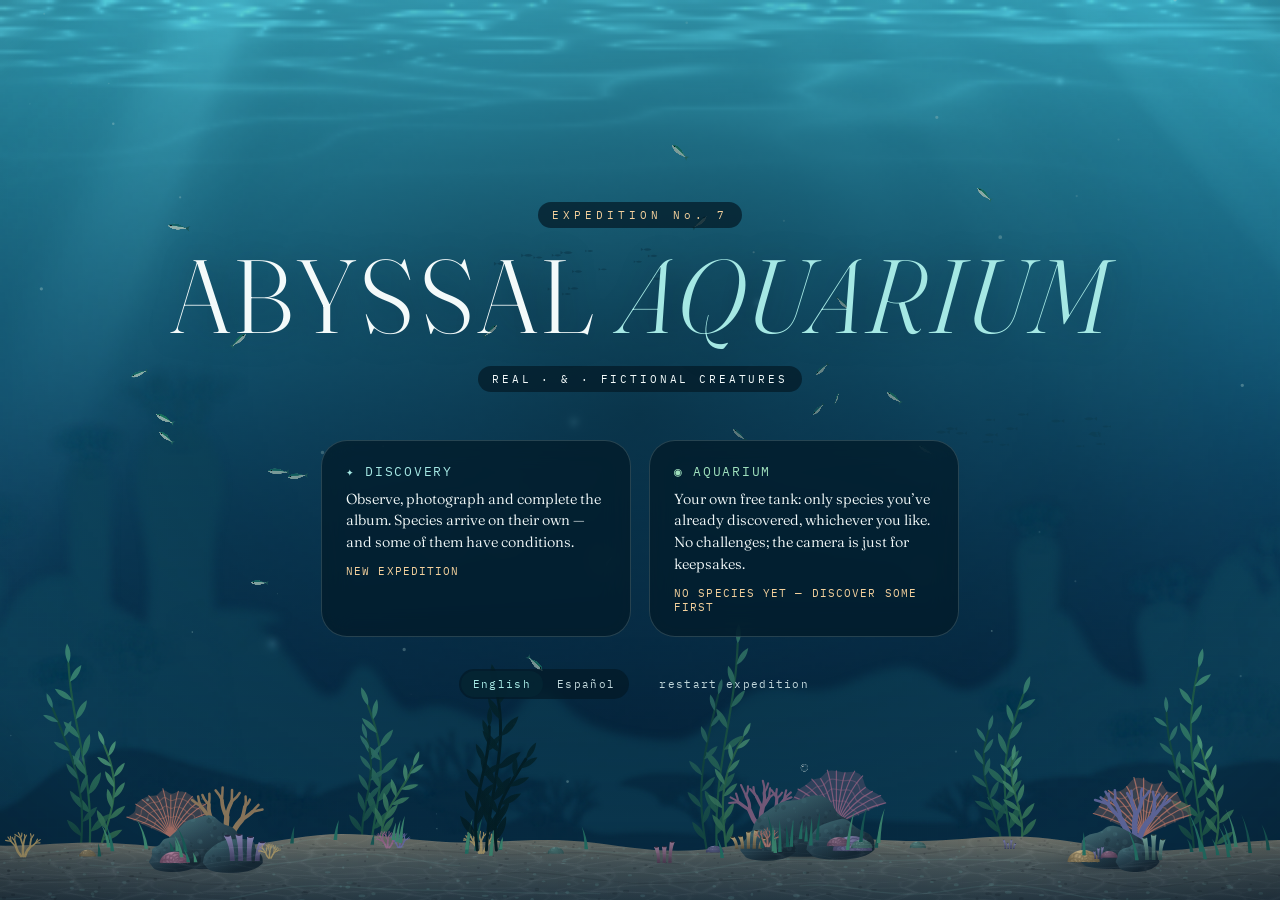
<file: index.html>
<!DOCTYPE html>
<html lang="en">
<head>
<meta charset="UTF-8">
<meta name="viewport" content="width=device-width, initial-scale=1.0, user-scalable=no">
<title>Abyssal Aquarium — real & fictional creatures</title>
<meta name="description" content="A quiet deep-sea aquarium. Watch, photograph and collect 44 real and fictional creatures across five ecosystems. No score, no timer, nothing to lose.">
<meta name="theme-color" content="#0b2a3a">
<!-- vista previa al compartir el enlace (Open Graph); en inglés, la versión que se publica -->
<meta property="og:type" content="website">
<meta property="og:site_name" content="Abyssal Aquarium">
<meta property="og:title" content="Abyssal Aquarium">
<meta property="og:description" content="A quiet deep-sea aquarium. Watch, photograph and collect 44 real and fictional creatures across five ecosystems.">
<meta property="og:url" content="https://gseli.github.io/abyssal-aquarium/">
<meta property="og:image" content="https://gseli.github.io/abyssal-aquarium/preview.jpg">
<meta property="og:image:width" content="1200">
<meta property="og:image:height" content="630">
<meta property="og:image:alt" content="The title Abyssal Aquarium over a sunlit reef with sharks, jellyfish, eels and a diver.">
<meta name="twitter:card" content="summary_large_image">
<link rel="icon" href="data:image/svg+xml,<svg xmlns=%22http://www.w3.org/2000/svg%22 viewBox=%220 0 100 100%22><text y=%22.9em%22 font-size=%2290%22>🦈</text></svg>">
<link rel="preconnect" href="https://fonts.googleapis.com">
<link rel="preconnect" href="https://fonts.gstatic.com" crossorigin>
<link href="https://fonts.googleapis.com/css2?family=Fraunces:ital,opsz,wght@0,9..144,300..900;1,9..144,300..900&family=IBM+Plex+Mono:wght@400;500;600&display=swap" rel="stylesheet">
<link rel="stylesheet" href="style.css?v=14">
</head>
<body>

<canvas id="sea"></canvas>

<!-- pantalla de inicio -->
<div id="start">
  <div class="start-inner">
    <p class="start-over">EXPEDITION No.&nbsp;7</p>
    <h1 class="start-title">ABYSSAL <em>AQUARIUM</em></h1>
    <p class="start-sub">REAL&nbsp;·&nbsp;&amp;&nbsp;·&nbsp;FICTIONAL CREATURES</p>
    <div class="modes">
      <button class="mode-card" data-mode="descubrimiento">
        <span class="mc-name">✦&nbsp;DISCOVERY</span>
        <span class="mc-desc">Observe, photograph and complete the album. Species arrive on their own — and some of them have conditions.</span>
        <span class="mc-status" id="mcDesc">—</span>
      </button>
      <button class="mode-card" data-mode="acuario">
        <span class="mc-name">◉&nbsp;AQUARIUM</span>
        <span class="mc-desc">Your own free tank: only species you’ve already discovered, whichever you like. No challenges; the camera is just for keepsakes.</span>
        <span class="mc-status" id="mcAcua">—</span>
      </button>
    </div>
    <div class="start-foot">
      <div class="idiomas" role="group" aria-label="Language">
        <button data-idioma="en" lang="en">English</button>
        <button data-idioma="es" lang="es">Español</button>
      </div>
      <button id="resetBtn">restart expedition</button>
    </div>
  </div>
</div>

<!-- HUD superior -->
<header class="hud">
  <div class="hud-left">
    <button id="homeBtn" aria-label="Back to the start screen" title="Home"><i>⌂</i><span>HOME</span></button>
    <button id="menuBtn" aria-label="Open logbook" title="Logbook"><i>☰</i><span>LOGBOOK</span></button>
    <button id="albumBtn" aria-label="Open album" title="Album"><i>✦</i><span>ALBUM</span><span id="albumProgress">0/44</span></button>
    <button id="cameraBtn" aria-label="Camera mode" title="Camera (C)"><i>◉</i><span>CAMERA</span><kbd>C</kbd></button>
    <button id="soundBtn" aria-label="Mute sound" title="Sound"><i>♪</i><span>SOUND</span></button>
  </div>
  <div class="title-block">
    <h1>ABYSSAL <em>AQUARIUM</em></h1>
    <p class="subtitle">REAL&nbsp;·&nbsp;&amp;&nbsp;·&nbsp;FICTIONAL CREATURES</p>
  </div>
  <div class="hud-right">
    <div class="depth-block">
      <span class="depth-label">DEPTH</span>
      <span id="depth">−38.0 m</span>
    </div>
    <div class="biome-block">
      <button id="biomePrev" aria-label="Rise to the previous ecosystem">◂</button>
      <span id="biomeName">THE REEF</span>
      <button id="biomeNext" aria-label="Descend to the next ecosystem">▸</button>
    </div>
  </div>
</header>

<!-- transición entre biomas -->
<div id="descend">
  <span id="descendDir">DESCENDING</span>
  <b id="descendName">—</b>
</div>

<!-- modo cámara -->
<div id="viewfinder" hidden>
  <span class="vf-corner tl"></span><span class="vf-corner tr"></span>
  <span class="vf-corner bl"></span><span class="vf-corner br"></span>
  <span class="vf-label">REC&nbsp;·&nbsp;EXPEDITION No.&nbsp;7</span>
</div>
<div id="flash" hidden></div>

<!-- avisos -->
<div id="toasts"></div>

<!-- álbum de expedición -->
<div id="album" hidden>
  <div class="album-head">
    <h2>Expedition album</h2>
    <div class="album-tabs" role="tablist">
      <button class="album-tab" id="tabEspecies" role="tab" aria-selected="true" aria-controls="albumGrid">SPECIES</button>
      <button class="album-tab" id="tabMomentos" role="tab" aria-selected="false" aria-controls="momentosGrid">MOMENTS <span id="momentosProgress">0/10</span></button>
    </div>
    <span id="albumCount"></span>
    <button id="albumClose" aria-label="Close album">×</button>
  </div>
  <div class="album-body">
    <div id="albumGrid"></div>
    <div id="albumDetail" class="empty"><p class="album-hint">Pick an entry from the album.</p></div>
    <div id="momentosGrid" role="tabpanel" hidden></div>
  </div>
</div>

<!-- panel bitácora -->
<aside id="panel" aria-hidden="true">
  <div class="panel-head">
    <h2>Expedition logbook</h2>
    <button id="panelClose" aria-label="Close panel">×</button>
  </div>
  <div id="panelBody"><!-- generado por JS --></div>
  <div class="panel-foot">
    <span id="pop">—</span>
    <span class="ver">EXPEDITION No.&nbsp;7 · v0.9</span>
  </div>
</aside>

<!-- ficha de criatura (globo de diálogo) -->
<div id="card" hidden>
  <div class="card-head">
    <span id="cardBadge" class="badge">REAL</span>
    <span class="card-actions">
      <button id="cardFollow" aria-label="Follow the creature">◉&nbsp;FOLLOW</button>
      <button id="cardClose" aria-label="Close card">×</button>
    </span>
  </div>
  <h2 id="cardName">—</h2>
  <p id="cardSci" class="sci">—</p>
  <p id="cardFact" class="fact">—</p>
  <div class="stats">
    <div><label>SIZE</label><span id="statTam">—</span></div>
    <div><label>DEPTH</label><span id="statProf">—</span></div>
    <div><label>DIET</label><span id="statDieta">—</span></div>
  </div>
</div>

<!-- selector de cebo -->
<div id="baitDock">
  <span class="bait-title">BAIT</span>
  <button class="bait" data-bait="plancton"><i>✺</i>PLANKTON<kbd>1</kbd></button>
  <button class="bait" data-bait="pellet"><i>●</i>PELLETS<kbd>2</kbd></button>
  <button class="bait" data-bait="carnada"><i>◆</i>CHUM<kbd>3</kbd></button>
  <button class="bait" data-bait="luz"><i>✦</i>LIGHT<kbd>4</kbd></button>
</div>

<!-- etiqueta de seguimiento -->
<div id="followTag" hidden>◉&nbsp;FOLLOWING: <b id="followName">—</b>&nbsp;·&nbsp;ESC or double-click to let go</div>

<!-- pista inicial (la escribe applyMode) -->
<div id="hint"></div>

<noscript><p class="noscript">This aquarium needs JavaScript to fill up with water.</p></noscript>

<script src="save.js?v=14"></script>
<script src="ingles.js?v=14"></script>
<script src="idioma.js?v=14"></script>
<script src="luz.js?v=14"></script>
<script src="dibujo.js?v=14"></script>
<script src="pintores.js?v=14"></script>
<script src="creatures.js?v=14"></script>
<script src="biomes.js?v=14"></script>
<script src="audio.js?v=14"></script>
<script src="momentos.js?v=14"></script>
<script src="album.js?v=14"></script>
<script src="agua.js?v=14"></script>
<script src="entorno.js?v=14"></script>
<script src="aquarium.js?v=14"></script>
</body>
</html>
</file>
<file: style.css>
/* ============================================================
   ACUARIO ABISAL — hoja de estilos
   Estética: cuaderno de observación, apoyado sobre el agua.
   La interfaz se aparta; el mar es lo que se mira.
   Fraunces (lo que se lee) + IBM Plex Mono (lo instrumental).
   Ningún texto baja de 11 px.
   ============================================================ */

:root {
  --abyss:    #03131f;
  --ink:      #f3fafa;
  --ink-dim:  #c0d6da;
  --cyan:     #a5e8e4;
  --teal:     #9fe0bd;
  --magenta:  #f4b6d8;
  --amber:    #f3d09c;
  --coral:    #f6aaa0;
  --line:     rgba(214, 244, 242, 0.17);
  --line-hi:  rgba(214, 244, 242, 0.5);
  --glass:    rgba(3, 25, 38, 0.72);
  --glass-hi: rgba(170, 230, 226, 0.13);
  --mono:     "IBM Plex Mono", ui-monospace, monospace;
  --display:  "Fraunces", Georgia, serif;
  --calma:    cubic-bezier(0.22, 0.7, 0.25, 1);
  --borde:    clamp(10px, 1.6vw, 22px);
}

* { margin: 0; padding: 0; box-sizing: border-box; }
[hidden] { display: none !important; }

html, body {
  height: 100%;
  overflow: hidden;
  background: var(--abyss);
  color: var(--ink);
  font-family: var(--mono);
}

button {
  font: inherit;
  color: inherit;
  background: none;
  border: 0;
  cursor: pointer;
  -webkit-tap-highlight-color: transparent;
}
button:focus-visible,
.switch input:focus-visible + .track {
  outline: 2px solid var(--cyan);
  outline-offset: 3px;
}

/* ---------- lienzo ---------- */
#sea {
  position: fixed;
  inset: 0;
  display: block;
  touch-action: manipulation;
  cursor: url('data:image/svg+xml;utf8,<svg xmlns="http://www.w3.org/2000/svg" width="26" height="26"><circle cx="13" cy="13" r="8.5" fill="none" stroke="%23eafffb" stroke-width="1" opacity="0.75"/><circle cx="13" cy="13" r="1.6" fill="%23eafffb"/></svg>') 13 13, crosshair;
}

/* ---------- vidrio: la superficie de todo lo que flota ---------- */
.hud-left, .hud-right, #baitDock, #card, #followTag, #hint, .toast, .mode-card {
  background: var(--glass);
  border: 1px solid var(--line);
  backdrop-filter: blur(14px) saturate(1.15);
}

/* ---------- HUD: una sola línea ---------- */
.hud {
  position: fixed;
  top: 0; left: 0; right: 0;
  display: flex;
  align-items: flex-start;
  justify-content: space-between;
  gap: 8px;
  padding: var(--borde);
  z-index: 10;
  pointer-events: none;
  transition: opacity 0.9s var(--calma);
}
.hud-left, .hud-right {
  display: flex;
  align-items: center;
  border-radius: 24px;
  padding: 4px;
  pointer-events: auto;
}
.hud-left { gap: 2px; }
.hud-left button {
  display: flex;
  align-items: center;
  gap: 8px;
  height: 36px;
  min-width: 36px;
  padding: 0 13px;
  justify-content: center;
  border-radius: 18px;
  font-size: 11px;
  letter-spacing: 0.1em;
  white-space: nowrap;
  color: var(--ink);
  transition: background 0.5s var(--calma), color 0.5s var(--calma);
}
.hud-left button:hover { background: var(--glass-hi); }
.hud-left i { font-style: normal; font-size: 14px; color: var(--cyan); }
#albumProgress { color: var(--amber); font-variant-numeric: tabular-nums; }
#cameraBtn kbd { color: var(--ink-dim); font: inherit; }
body.camera #cameraBtn { background: var(--cyan); color: var(--abyss); }
body.camera #cameraBtn i, body.camera #cameraBtn kbd { color: inherit; }
#soundBtn.off, #soundBtn.off i { color: var(--ink-dim); }
#soundBtn.off i { text-decoration: line-through; }

/* el título vive en la pantalla de inicio; aquí solo queda el modo, en pantallas anchas */
.title-block {
  position: absolute;
  top: calc(var(--borde) + 16px);
  left: 50%;
  transform: translateX(-50%);
  display: none;
  user-select: none;
}
.title-block h1 { display: none; }
.subtitle {
  font-size: 11px;
  letter-spacing: 0.2em;
  white-space: nowrap;
  color: var(--ink);
  text-shadow: 0 1px 8px rgba(2, 24, 36, 0.8);
}
@media (min-width: 1500px) { .title-block { display: block; } }

.depth-block {
  display: flex;
  align-items: baseline;
  padding: 0 14px;
  user-select: none;
}
.depth-label { display: none; }
#depth {
  font-size: 12px;
  color: var(--cyan);
  white-space: nowrap;
  font-variant-numeric: tabular-nums;
}
.biome-block {
  display: flex;
  align-items: center;
  border-left: 1px solid var(--line);
  padding-left: 5px;
}
.biome-block span {
  min-width: 176px;
  padding: 0 6px;
  text-align: center;
  font-size: 11px;
  letter-spacing: 0.12em;
  white-space: nowrap;
  color: var(--amber);
}
.biome-block button {
  width: 36px; height: 36px;
  flex-shrink: 0;
  border-radius: 50%;
  transition: background 0.5s var(--calma);
}
.biome-block button:hover:not(:disabled) { background: var(--glass-hi); }
.biome-block button:disabled { opacity: 0.3; cursor: default; }
.biome-block button.cerrado { opacity: 0.5; }

/* ---------- transición entre biomas ---------- */
#descend {
  position: fixed;
  inset: 0;
  z-index: 46;
  display: flex;
  flex-direction: column;
  align-items: center;
  justify-content: center;
  gap: 14px;
  background: linear-gradient(#06293a, #010a12);
  opacity: 0;
  pointer-events: none;
  transition: opacity 0.9s ease-in-out;
}
#descend.on { opacity: 1; pointer-events: auto; }
#descend span {
  font-size: 11px;
  letter-spacing: 0.4em;
  color: var(--ink-dim);
}
#descend b {
  font-family: var(--display);
  font-style: italic;
  font-weight: 330;
  font-size: clamp(28px, 5vw, 48px);
  text-align: center;
}

/* ---------- panel bitácora ---------- */
#panel {
  position: fixed;
  top: 0; left: 0; bottom: 0;
  width: min(350px, 88vw);
  z-index: 20;
  display: flex;
  flex-direction: column;
  background: rgba(3, 24, 37, 0.84);
  border-right: 1px solid var(--line);
  border-radius: 0 28px 28px 0;
  backdrop-filter: blur(20px);
  transform: translateX(-105%);
  visibility: hidden;
  transition: transform 0.8s var(--calma), visibility 0.8s;
}
#panel.open { transform: translateX(0); visibility: visible; }

.panel-head {
  display: flex;
  align-items: center;
  justify-content: space-between;
  padding: 26px 22px 14px 26px;
}
.panel-head h2 {
  font-family: var(--display);
  font-style: italic;
  font-weight: 350;
  font-size: 24px;
}
#panelClose, #cardClose, #albumClose {
  width: 34px; height: 34px;
  flex-shrink: 0;
  border-radius: 50%;
  font-size: 20px;
  line-height: 1;
  color: var(--ink-dim);
  transition: color 0.4s, background 0.4s;
}
#panelClose:hover, #cardClose:hover, #albumClose:hover { color: var(--ink); background: var(--glass-hi); }

#panelBody, #albumGrid, #momentosGrid, #albumDetail {
  overflow-y: auto;
  scrollbar-width: thin;
  scrollbar-color: rgba(165, 232, 228, 0.3) transparent;
}
#panelBody { flex: 1; padding: 0 26px 20px; }

.group-title {
  margin: 22px 0 8px;
  display: flex;
  align-items: center;
  gap: 10px;
  font-size: 11px;
  letter-spacing: 0.18em;
}
.group-title::after {
  content: "";
  flex: 1;
  height: 1px;
  background: var(--line);
}
.group-title.reales     { color: var(--teal); }
.group-title.ficticios  { color: var(--magenta); }
.group-title.expedicion { color: var(--amber); }
.group-title.ambiente   { color: var(--ink-dim); }

.row {
  display: flex;
  align-items: center;
  gap: 11px;
  padding: 6px 0;
}
.row .dot {
  width: 8px; height: 8px;
  flex-shrink: 0;
  border-radius: 50%;
  background: var(--c, #888);
  box-shadow: 0 0 9px var(--c, transparent);
}
.row .name { flex: 1; font-family: var(--display); font-weight: 350; font-size: 15px; }
.row.unknown .name { font-style: italic; color: var(--ink-dim); letter-spacing: 0.3em; }
.row.unknown .dot { background: #456473; box-shadow: none; }
.ctr { display: flex; align-items: center; gap: 4px; }
.ctr button {
  width: 28px; height: 28px;
  line-height: 1;
  border-radius: 50%;
  background: rgba(170, 230, 226, 0.07);
  transition: background 0.4s;
}
.ctr button:hover { background: rgba(170, 230, 226, 0.22); }
.ctr .cnt {
  min-width: 26px;
  text-align: center;
  font-size: 12px;
  color: var(--cyan);
  font-variant-numeric: tabular-nums;
}

/* interruptor modo abisal */
.switch-row {
  display: flex;
  align-items: center;
  justify-content: space-between;
  padding: 9px 0;
}
.switch-row .name { font-family: var(--display); font-size: 15px; }
.switch {
  position: relative;
  width: 44px; height: 24px;
  flex-shrink: 0;
}
.switch input { position: absolute; width: 100%; height: 100%; opacity: 0; cursor: pointer; z-index: 1; }
.switch .track {
  position: absolute; inset: 0;
  border: 1px solid var(--line);
  border-radius: 24px;
  background: rgba(0, 0, 0, 0.3);
  transition: background 0.8s, border-color 0.8s;
}
.switch .track::after {
  content: "";
  position: absolute;
  top: 3px; left: 4px;
  width: 16px; height: 16px;
  border-radius: 50%;
  background: var(--ink-dim);
  transition: transform 0.8s var(--calma), background 0.8s;
}
.switch input:checked + .track { background: var(--glass-hi); border-color: var(--line-hi); }
.switch input:checked + .track::after { transform: translateX(18px); background: var(--cyan); }

.panel-foot {
  display: flex;
  justify-content: space-between;
  gap: 8px;
  padding: 14px 26px;
  font-size: 11px;
  color: var(--ink-dim);
}

/* ---------- ficha de criatura ---------- */
#card {
  position: fixed;
  z-index: 15;
  width: 296px;
  padding: 14px 18px 18px;
  border-radius: 22px;
  background: rgba(3, 25, 38, 0.8);
  animation: aparecer 0.6s var(--calma);
}
@keyframes aparecer { from { opacity: 0; } }
.card-head {
  display: flex;
  align-items: center;
  justify-content: space-between;
  margin-bottom: 8px;
}
.card-actions { display: flex; align-items: center; gap: 2px; }
#cardFollow {
  padding: 6px 11px;
  border-radius: 14px;
  font-size: 11px;
  letter-spacing: 0.08em;
  color: var(--cyan);
  transition: background 0.4s, color 0.4s;
}
#cardFollow:hover { background: var(--glass-hi); }
#cardFollow.on { color: var(--abyss); background: var(--cyan); }
.badge {
  font-size: 11px;
  letter-spacing: 0.14em;
}
.badge.real       { color: var(--teal); }
.badge.ficticio   { color: var(--magenta); }
.badge.expedicion { color: var(--amber); }

#cardName {
  font-family: var(--display);
  font-weight: 420;
  font-size: 24px;
  line-height: 1.15;
}
.sci {
  margin: 4px 0 12px;
  font-family: var(--display);
  font-style: italic;
  font-size: 13px;
  color: var(--ink-dim);
}
.fact {
  margin-bottom: 14px;
  font-family: var(--display);
  font-weight: 330;
  font-size: 14.5px;
  line-height: 1.55;
}
.fact.locked { color: var(--ink-dim); font-style: italic; }
.stats {
  display: grid;
  grid-template-columns: auto 1fr;
  gap: 5px 14px;
  align-items: baseline;
}
.stats > div { display: contents; }
.stats label { font-size: 11px; letter-spacing: 0.1em; color: var(--ink-dim); }
.stats span { font-size: 11.5px; color: var(--cyan); }

#followTag {
  position: fixed;
  top: 84px;
  left: 50%;
  transform: translateX(-50%);
  z-index: 10;
  max-width: 92vw;
  padding: 9px 18px;
  border-radius: 20px;
  font-size: 11px;
  letter-spacing: 0.06em;
  text-align: center;
  color: var(--cyan);
  pointer-events: none;
  animation: aparecer 0.8s var(--calma);
}
#followTag b { color: var(--ink); font-weight: 500; }

/* ---------- pista ---------- */
#hint {
  position: fixed;
  bottom: 94px;
  left: 50%;
  transform: translateX(-50%);
  z-index: 10;
  width: max-content;
  max-width: 90vw;
  padding: 11px 22px;
  border-radius: 22px;
  font-family: var(--display);
  font-size: 14px;
  text-align: center;
  color: var(--ink);
  pointer-events: none;
  opacity: 0;
}
#hint.show { animation: hint-in 1.6s ease 0.6s backwards, hint-out 2s ease 13s forwards; opacity: 1; }
#hint.gone { display: none; }
#hint b { color: var(--cyan); }
@keyframes hint-in  { from { opacity: 0; } }
@keyframes hint-out { to { opacity: 0; visibility: hidden; } }

.noscript {
  position: fixed;
  top: 50%; left: 50%;
  transform: translate(-50%, -50%);
  z-index: 50;
}

/* ---------- pantalla de inicio: se ve el mar ---------- */
#start {
  position: fixed;
  inset: 0;
  z-index: 50;
  display: flex;
  overflow-y: auto;
  padding: 24px var(--borde);
  text-align: center;
  background: radial-gradient(ellipse at 50% 46%, rgba(2, 24, 38, 0.6) 0%, rgba(2, 24, 38, 0.3) 48%, rgba(2, 24, 38, 0.06) 82%);
  transition: opacity 1.4s var(--calma), visibility 1.4s;
}
#start.gone { opacity: 0; visibility: hidden; pointer-events: none; }
.start-inner { margin: auto; }
.start-over, .start-sub {
  /* la superficie puede ser muy clara: cada línea trae su propia sombra de agua */
  width: fit-content;
  margin-inline: auto;
  padding: 6px 14px;
  border-radius: 16px;
  background: var(--glass);
}
.start-over {
  margin-bottom: 16px;
  font-size: 11px;
  letter-spacing: 0.36em;
  color: var(--amber);
}
.start-title {
  font-family: var(--display);
  font-weight: 300;
  font-size: clamp(44px, 8.6vw, 104px);
  letter-spacing: 0.03em;
  line-height: 1;
  text-shadow: 0 2px 34px rgba(2, 26, 40, 0.4);
}
.start-title em { font-style: italic; color: var(--cyan); }
.start-sub {
  margin-top: 18px;
  font-size: 11px;
  letter-spacing: 0.26em;
  color: var(--ink);
}
.modes {
  display: flex;
  flex-wrap: wrap;
  justify-content: center;
  gap: 18px;
  margin-top: 48px;
}
.mode-card {
  width: min(310px, 100%);
  display: flex;
  flex-direction: column;
  gap: 10px;
  padding: 22px 24px;
  border-radius: 26px;
  text-align: left;
  transition: border-color 0.7s var(--calma), background 0.7s var(--calma);
}
.mode-card:hover { border-color: var(--line-hi); background: rgba(5, 38, 52, 0.84); }
.mc-name { font-size: 12.5px; letter-spacing: 0.14em; color: var(--cyan); }
.mode-card[data-mode="acuario"] .mc-name { color: var(--teal); }
.mc-desc { font-family: var(--display); font-size: 14.5px; font-weight: 330; line-height: 1.5; }
.mc-status { font-size: 11px; letter-spacing: 0.1em; color: var(--amber); }

.start-foot {
  display: flex;
  flex-wrap: wrap;
  justify-content: center;
  align-items: center;
  gap: 10px 18px;
  margin-top: 32px;
}
.idiomas { display: flex; gap: 2px; padding: 2px; border-radius: 16px; background: var(--glass); }
.idiomas button {
  padding: 6px 12px;
  border-radius: 14px;
  font-size: 11px;
  letter-spacing: 0.12em;
  color: var(--ink-dim);
  transition: color 0.4s, background 0.4s;
}
.idiomas button:hover { color: var(--ink); }
.idiomas button[aria-pressed="true"] { color: var(--cyan); background: rgba(5, 38, 52, 0.84); }
#resetBtn {
  padding: 6px 12px;
  border-radius: 14px;
  font-size: 11px;
  letter-spacing: 0.12em;
  color: var(--ink-dim);
  transition: color 0.4s, background 0.4s;
}
#resetBtn:hover { color: var(--ink); background: var(--glass); }
#resetBtn.armed { color: var(--coral); background: var(--glass); }

/* mientras la pantalla de inicio está activa, el HUD descansa */
body.start .hud,
body.start #baitDock,
body.start #hint {
  opacity: 0;
  visibility: hidden;
  animation: none;
}

/* ---------- modo cámara ---------- */
body.camera #sea { cursor: none; }
#viewfinder {
  position: fixed;
  width: 300px;
  height: 200px;
  z-index: 12;
  pointer-events: none;
  border-radius: 22px;
  box-shadow: 0 0 0 9999px rgba(1, 14, 24, 0.26);
}
.vf-corner {
  position: absolute;
  width: 26px; height: 26px;
  border: 1.5px solid var(--ink);
}
.vf-corner.tl { top: 0; left: 0; border-right: none; border-bottom: none; border-top-left-radius: 22px; }
.vf-corner.tr { top: 0; right: 0; border-left: none; border-bottom: none; border-top-right-radius: 22px; }
.vf-corner.bl { bottom: 0; left: 0; border-right: none; border-top: none; border-bottom-left-radius: 22px; }
.vf-corner.br { bottom: 0; right: 0; border-left: none; border-top: none; border-bottom-right-radius: 22px; }
.vf-label {
  position: absolute;
  top: -24px; left: 10px;
  font-size: 11px;
  letter-spacing: 0.16em;
  color: var(--ink);
}
.vf-label::before {
  content: "●";
  margin-right: 7px;
  color: var(--coral);
  animation: rec-respira 5s ease-in-out infinite;
}
@keyframes rec-respira { 50% { opacity: 0.45; } }

/* la luz del flash, no un fogonazo */
#flash {
  position: fixed; inset: 0;
  z-index: 30;
  background: #dff5f2;
  pointer-events: none;
  animation: flash-fade 0.75s ease-in-out forwards;
}
@keyframes flash-fade { 0% { opacity: 0; } 20% { opacity: 0.26; } 100% { opacity: 0; } }

/* ---------- selector de cebo ---------- */
#baitDock {
  position: fixed;
  left: 50%;
  transform: translateX(-50%);
  bottom: var(--borde);
  z-index: 10;
  display: flex;
  align-items: center;
  gap: 2px;
  padding: 4px;
  border-radius: 24px;
  transition: opacity 0.9s var(--calma);
}
.bait-title {
  padding: 0 10px 0 12px;
  font-size: 11px;
  letter-spacing: 0.14em;
  color: var(--ink-dim);
}
.bait {
  display: flex;
  align-items: center;
  justify-content: center;
  gap: 7px;
  height: 36px;
  padding: 0 13px;
  border-radius: 18px;
  font-size: 11px;
  letter-spacing: 0.06em;
  white-space: nowrap;
  color: var(--ink-dim);
  transition: color 0.5s var(--calma), background 0.5s var(--calma);
}
.bait i { font-style: normal; font-size: 13px; }
.bait kbd { font: inherit; opacity: 0.8; }
.bait:hover { color: var(--ink); }
.bait.active { color: var(--cyan); background: var(--glass-hi); }
.bait.active[data-bait="plancton"] { color: var(--teal); }
.bait.active[data-bait="carnada"]  { color: var(--coral); }
.bait.active[data-bait="luz"]      { color: var(--amber); }

/* ---------- avisos ---------- */
#toasts {
  position: fixed;
  right: var(--borde);
  bottom: 84px;
  z-index: 25;
  display: flex;
  flex-direction: column;
  gap: 8px;
  align-items: flex-end;
  pointer-events: none;
}
.toast {
  max-width: min(350px, 84vw);
  padding: 11px 18px;
  border-radius: 18px;
  font-family: var(--display);
  font-size: 14px;
  color: var(--teal);
  animation: aparecer 0.9s var(--calma), toast-out 1s ease 4.2s forwards;
}
.toast.foto    { color: var(--cyan); }
.toast.hito    { color: var(--amber); }
.toast.momento { color: var(--magenta); }
.toast.bloqueo { color: var(--ink); }
@keyframes toast-out { to { opacity: 0; visibility: hidden; } }

/* ---------- álbum ---------- */
#album {
  position: fixed;
  inset: 0;
  z-index: 40;
  display: flex;
  flex-direction: column;
  background: rgba(3, 22, 34, 0.88);
  backdrop-filter: blur(22px);
  animation: aparecer 0.8s var(--calma);
}
.album-head {
  display: flex;
  flex-wrap: wrap;
  align-items: center;
  gap: 10px 22px;
  padding: 22px 30px 14px;
}
.album-head h2 {
  font-family: var(--display);
  font-style: italic;
  font-weight: 340;
  font-size: 28px;
}
.album-tabs { display: flex; gap: 4px; }
.album-tab {
  padding: 8px 15px;
  border-radius: 18px;
  font-size: 11px;
  letter-spacing: 0.1em;
  white-space: nowrap;
  color: var(--ink-dim);
  transition: color 0.4s, background 0.4s;
}
.album-tab:hover { color: var(--ink); }
.album-tab[aria-selected="true"] { color: var(--ink); background: var(--glass-hi); }
#albumCount { font-size: 11px; color: var(--ink-dim); }
#albumClose { margin-left: auto; }

.album-body {
  flex: 1;
  display: flex;
  min-height: 0;
}
#albumGrid, #momentosGrid {
  flex: 1;
  min-width: 0;
  display: grid;
  grid-auto-rows: max-content; /* si no, las tarjetas se aplastan al alto de la pantalla */
  align-content: start;
  gap: 14px;
  padding: 10px 28px 30px;
}
#albumGrid { grid-template-columns: repeat(auto-fill, minmax(150px, 1fr)); }
.album-card {
  overflow: hidden;
  padding-bottom: 10px;
  text-align: center;
  border: 1px solid var(--line);
  border-radius: 18px;
  background: rgba(4, 28, 42, 0.6);
  cursor: pointer;
  transition: border-color 0.5s var(--calma);
}
.album-card:hover { border-color: var(--line-hi); }
.album-card.locked { cursor: default; }
.album-card.locked:hover { border-color: var(--line); }
.album-card.selected { border-color: var(--amber); }
.album-card canvas { display: block; width: 100%; height: auto; }
.album-card .ac-name {
  min-height: 36px;
  margin-top: 8px;
  padding: 0 8px;
  display: flex;
  align-items: center;
  justify-content: center;
  font-family: var(--display);
  font-size: 14px;
  line-height: 1.15;
}
.album-card.locked .ac-name { color: var(--ink-dim); letter-spacing: 0.3em; }
.album-card .ac-state { font-size: 11px; color: var(--ink-dim); }
.album-card .ac-state.pend { color: var(--cyan); }
.album-card .ac-state.done { color: var(--teal); }

#albumDetail {
  width: min(410px, 42vw);
  flex-shrink: 0;
  padding: 10px 30px 30px;
}
#albumDetail.empty {
  display: flex;
  align-items: center;
  justify-content: center;
}
.album-hint { font-family: var(--display); font-style: italic; color: var(--ink-dim); }
.ad-portrait {
  width: 100%;
  border-radius: 22px;
  margin-bottom: 16px;
}
.ad-photo {
  display: block;
  width: 100%;
  margin: 8px 0 16px;
  border-radius: 18px;
}
.ad-photo-label { font-size: 11px; letter-spacing: 0.12em; color: var(--ink-dim); }
#albumDetail h3 {
  font-family: var(--display);
  font-weight: 400;
  font-size: 28px;
}
.curioso {
  margin-bottom: 16px;
  padding: 14px 16px;
  border-radius: 18px;
  background: rgba(159, 224, 189, 0.08);
}
.curioso label {
  display: block;
  margin-bottom: 7px;
  font-size: 11px;
  letter-spacing: 0.14em;
  color: var(--teal);
}
.curioso p { font-family: var(--display); font-weight: 330; font-size: 14px; line-height: 1.55; }

/* ---------- álbum: momentos ---------- */
#momentosGrid { grid-template-columns: repeat(auto-fill, minmax(270px, 1fr)); }
.momento {
  overflow: hidden;
  border: 1px solid var(--line);
  border-radius: 22px;
  background: rgba(4, 28, 42, 0.6);
}
.momento-marco {
  position: relative;
  aspect-ratio: 3 / 1.45;
  display: flex;
  align-items: center;
  justify-content: center;
}
.momento-marco img { position: absolute; width: 100%; height: 100%; object-fit: cover; }
.momento-marco .incognita {
  font-family: var(--display);
  font-style: italic;
  font-size: 30px;
  color: rgba(243, 250, 250, 0.55);
}
.momento-texto { padding: 13px 17px 17px; }
.momento-donde { font-size: 11px; letter-spacing: 0.08em; color: var(--ink-dim); }
.momento h3 { margin: 6px 0; font-family: var(--display); font-weight: 420; font-size: 19px; }
.momento.hecho h3 { color: var(--amber); }
.momento p { font-family: var(--display); font-weight: 330; font-size: 14px; line-height: 1.5; }
.momento:not(.hecho) p { font-style: italic; color: var(--ink-dim); }

/* ---------- pantallas estrechas ---------- */
@media (max-width: 1180px) {
  .hud-left button span:not(#albumProgress), #cameraBtn kbd { display: none; }
}
@media (max-width: 760px) {
  .hud { flex-direction: column; align-items: stretch; }
  .hud-left { justify-content: space-between; }
  .hud-left button { padding: 0 10px; height: 40px; }
  .hud-right { align-self: center; max-width: 100%; }
  .depth-block { padding: 0 8px 0 10px; }
  .biome-block span { min-width: 0; letter-spacing: 0.04em; }
  #followTag { top: 120px; }
  #baitDock { width: calc(100% - 2 * var(--borde)); }
  .bait-title, .bait kbd { display: none; }
  .bait { flex: 1; min-width: 0; height: 48px; padding: 0 2px; flex-direction: column; gap: 2px; letter-spacing: 0; }
  #hint { display: none; }
  #card { width: min(280px, 88vw); }
  .modes { margin-top: 30px; gap: 12px; }
  .mode-card { padding: 18px 20px; }
  .album-head { padding: 18px 16px 8px; }
  .album-head h2 { font-size: 22px; flex: 1; }
  #albumClose { order: 2; }
  .album-tabs { order: 3; width: 100%; }
  #albumCount { order: 4; }
  .album-body { flex-direction: column; }
  #albumGrid, #momentosGrid { padding: 8px 14px 20px; gap: 10px; }
  #albumGrid { grid-template-columns: repeat(auto-fill, minmax(130px, 1fr)); }
  #albumDetail { width: auto; max-height: 52%; padding: 14px 18px 20px; border-top: 1px solid var(--line); }
  #albumDetail.empty { display: none; }
}
@media (max-width: 420px) {
  .depth-block { display: none; }
  .biome-block { border-left: 0; padding-left: 0; }
}

/* ---------- movimiento reducido ---------- */
@media (prefers-reduced-motion: reduce) {
  #panel, #start, .hud, #baitDock { transition-duration: 0.01s; }
  .vf-label::before, #card, #followTag, #album { animation: none; }
  #flash { display: none !important; }
}
</file>
